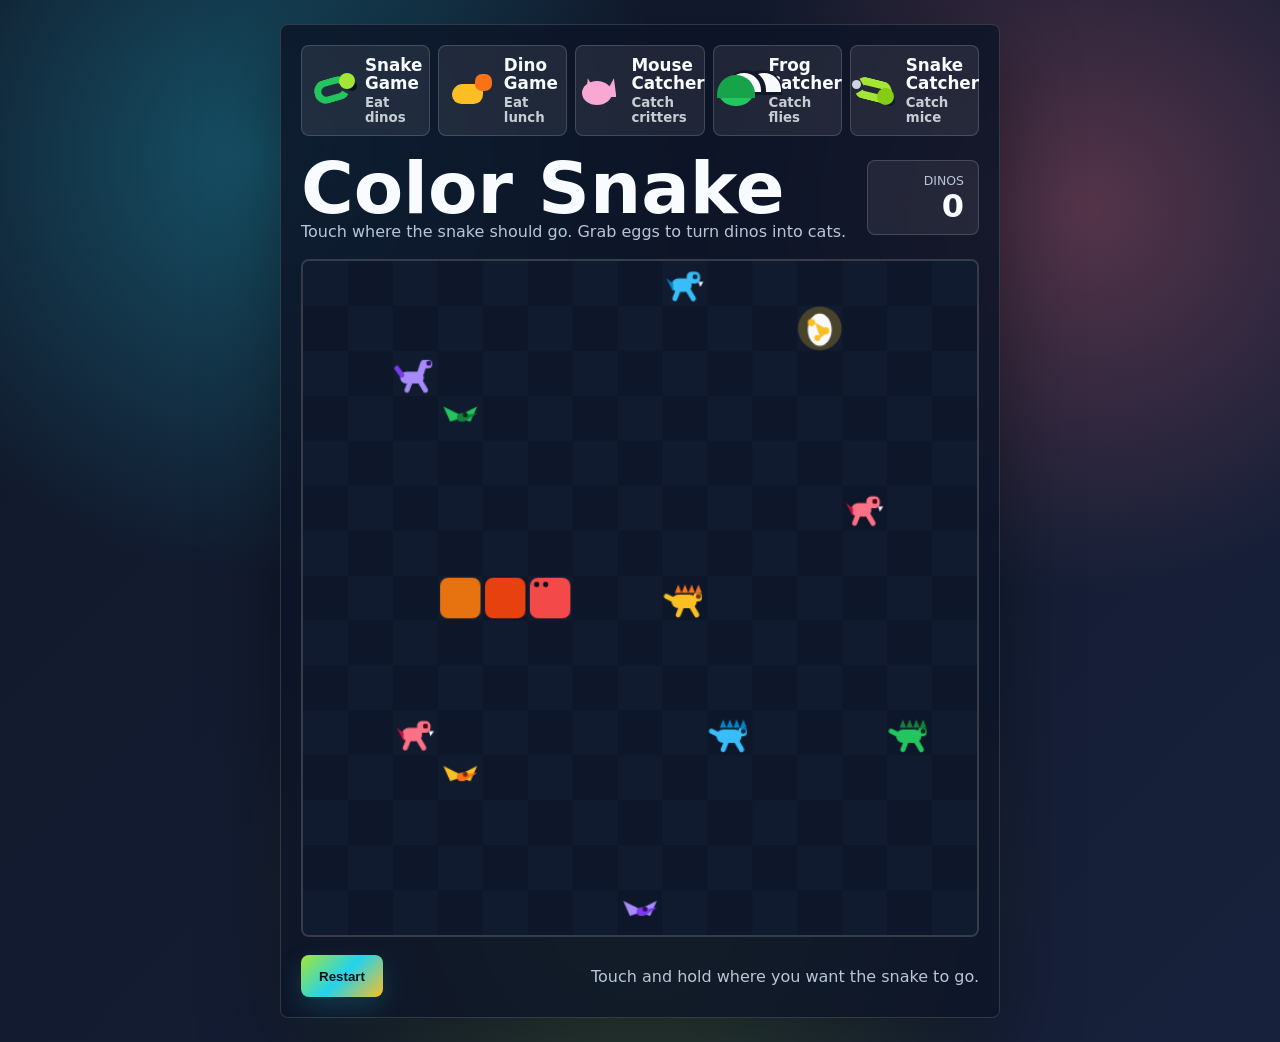
<file: index.html>
<!doctype html>
<html lang="en">
  <head>
    <meta charset="utf-8">
    <meta name="viewport" content="width=device-width, initial-scale=1">
    <title>Color Snake</title>
    <meta name="theme-color" content="#22d3ee">
    <meta name="mobile-web-app-capable" content="yes">
    <meta name="apple-mobile-web-app-capable" content="yes">
    <meta name="apple-mobile-web-app-title" content="Snake Game">
    <meta name="apple-mobile-web-app-status-bar-style" content="black-translucent">
    <link rel="icon" href="data:,">
    <link rel="manifest" href="/site.webmanifest">
    <link rel="apple-touch-icon" href="/icons/kiddo-games-180.png">
    <link rel="stylesheet" href="styles.css">
  </head>
  <body>
    <main class="shell">
      <section class="game-panel" aria-label="Snake game">
        <nav class="game-nav" aria-label="Games">
          <a class="game-link" href="/" aria-label="Play snake game">
            <span class="game-link-icon snake-icon"></span>
            <span>
              <strong>Snake Game</strong>
              <small>Eat dinos</small>
            </span>
          </a>
          <a class="game-link" href="/dino-runner/" aria-label="Play dinosaur lunch game">
            <span class="game-link-icon dino-launch-icon"></span>
            <span>
              <strong>Dino Game</strong>
              <small>Eat lunch</small>
            </span>
          </a>
          <a class="game-link" href="/cat-catcher/" aria-label="Play mouse catcher game">
            <span class="game-link-icon cat-launch-icon"></span>
            <span>
              <strong>Mouse Catcher</strong>
              <small>Catch critters</small>
            </span>
          </a>
          <a class="game-link" href="/frog-fly/" aria-label="Play frog catcher game">
            <span class="game-link-icon frog-launch-icon"></span>
            <span>
              <strong>Frog Catcher</strong>
              <small>Catch flies</small>
            </span>
          </a>
          <a class="game-link" href="/snake-catcher/" aria-label="Play snake catcher game">
            <span class="game-link-icon snake-catcher-icon"></span>
            <span>
              <strong>Snake Catcher</strong>
              <small>Catch mice</small>
            </span>
          </a>
        </nav>

        <div class="topbar">
          <div>
            <h1>Color Snake</h1>
            <p>Touch where the snake should go. Grab eggs to turn dinos into cats.</p>
          </div>
          <div class="scoreboard" aria-live="polite">
            <span>Dinos</span>
            <strong id="score">0</strong>
          </div>
        </div>

        <canvas id="game" width="600" height="600" aria-label="Snake board"></canvas>

        <div class="controls">
          <button id="restart" type="button">Restart</button>
          <p id="status">Touch and hold where you want the snake to go.</p>
        </div>
      </section>
    </main>

    <script src="game.js"></script>
  </body>
</html>
</file>
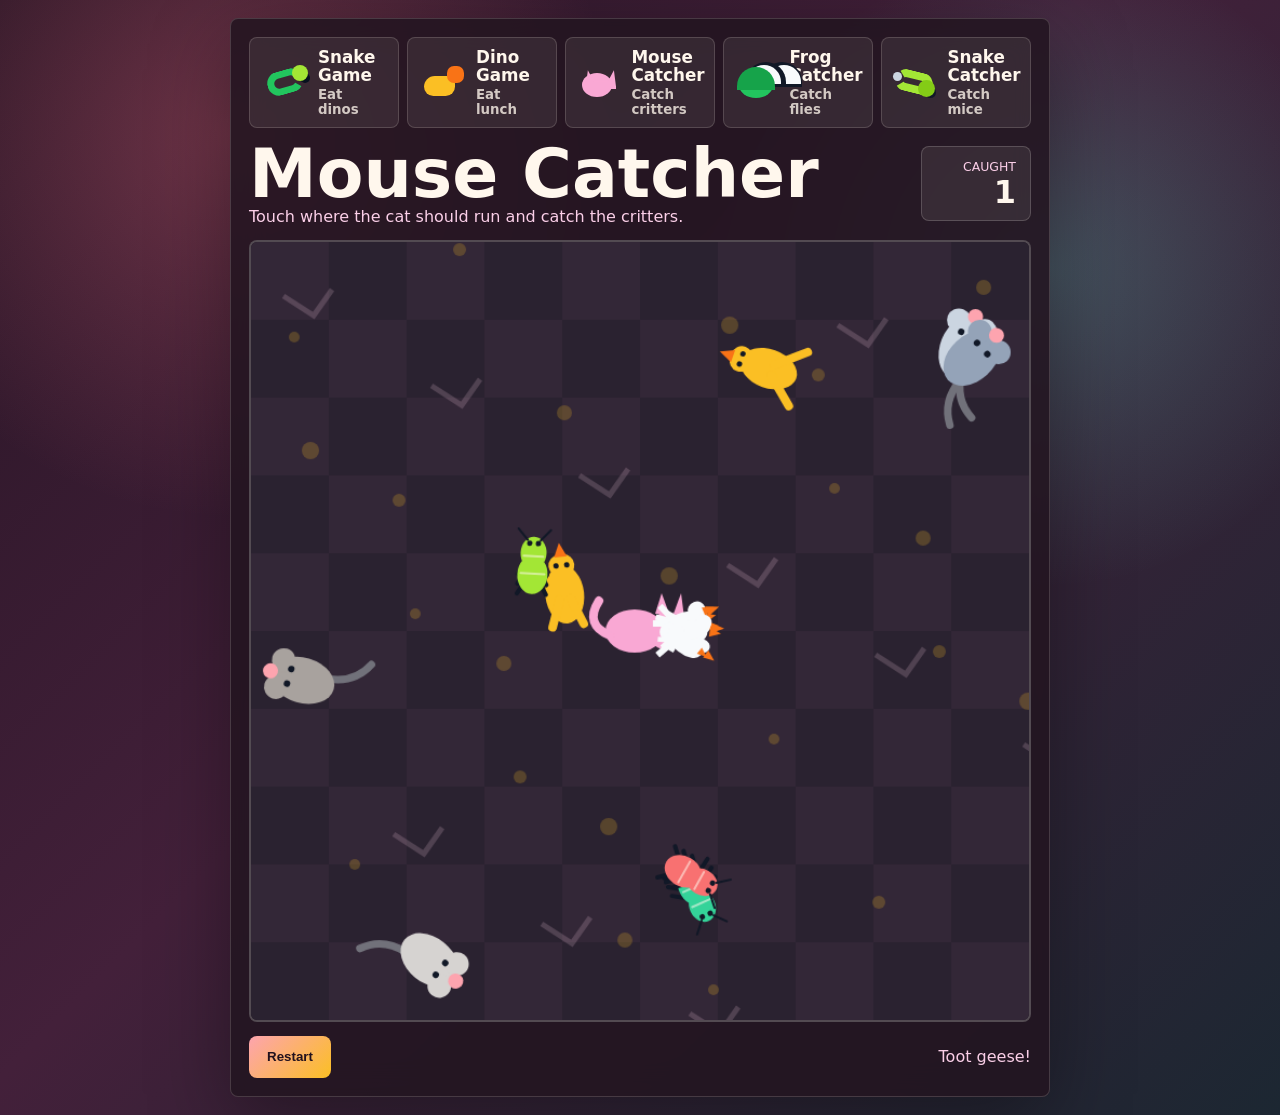
<file: cat-catcher/index.html>
<!doctype html>
<html lang="en">
  <head>
    <meta charset="utf-8">
    <meta name="viewport" content="width=device-width, initial-scale=1">
    <title>Mouse Catcher</title>
    <meta name="theme-color" content="#fb7185">
    <meta name="mobile-web-app-capable" content="yes">
    <meta name="apple-mobile-web-app-capable" content="yes">
    <meta name="apple-mobile-web-app-title" content="Mouse Catcher">
    <meta name="apple-mobile-web-app-status-bar-style" content="black-translucent">
    <link rel="icon" href="data:,">
    <link rel="manifest" href="/cat-catcher/site.webmanifest">
    <link rel="apple-touch-icon" href="/cat-catcher/icons/mouse-catcher-180.png">
    <link rel="stylesheet" href="styles.css">
  </head>
  <body>
    <main class="shell">
      <section class="game-panel" aria-label="Mouse Catcher game">
        <nav class="game-nav" aria-label="Games">
          <a class="game-link" href="/" aria-label="Play snake game">
            <span class="game-link-icon snake-icon"></span>
            <span>
              <strong>Snake Game</strong>
              <small>Eat dinos</small>
            </span>
          </a>
          <a class="game-link" href="/dino-runner/" aria-label="Play dinosaur lunch game">
            <span class="game-link-icon dino-launch-icon"></span>
            <span>
              <strong>Dino Game</strong>
              <small>Eat lunch</small>
            </span>
          </a>
          <a class="game-link" href="/cat-catcher/" aria-label="Play mouse catcher game">
            <span class="game-link-icon cat-launch-icon"></span>
            <span>
              <strong>Mouse Catcher</strong>
              <small>Catch critters</small>
            </span>
          </a>
          <a class="game-link" href="/frog-fly/" aria-label="Play frog catcher game">
            <span class="game-link-icon frog-launch-icon"></span>
            <span>
              <strong>Frog Catcher</strong>
              <small>Catch flies</small>
            </span>
          </a>
          <a class="game-link" href="/snake-catcher/" aria-label="Play snake catcher game">
            <span class="game-link-icon snake-catcher-icon"></span>
            <span>
              <strong>Snake Catcher</strong>
              <small>Catch mice</small>
            </span>
          </a>
        </nav>

        <div class="topbar">
          <div>
            <h1>Mouse Catcher</h1>
            <p>Touch where the cat should run and catch the critters.</p>
          </div>
          <div class="scoreboard" aria-live="polite">
            <span>Caught</span>
            <strong id="score">0</strong>
          </div>
        </div>

        <canvas id="game" width="720" height="720" aria-label="Cat game board"></canvas>

        <div class="controls">
          <button id="restart" type="button">Restart</button>
          <p id="status">Touch and hold where your cat should go.</p>
        </div>
      </section>
    </main>

    <script src="game.js"></script>
  </body>
</html>
</file>
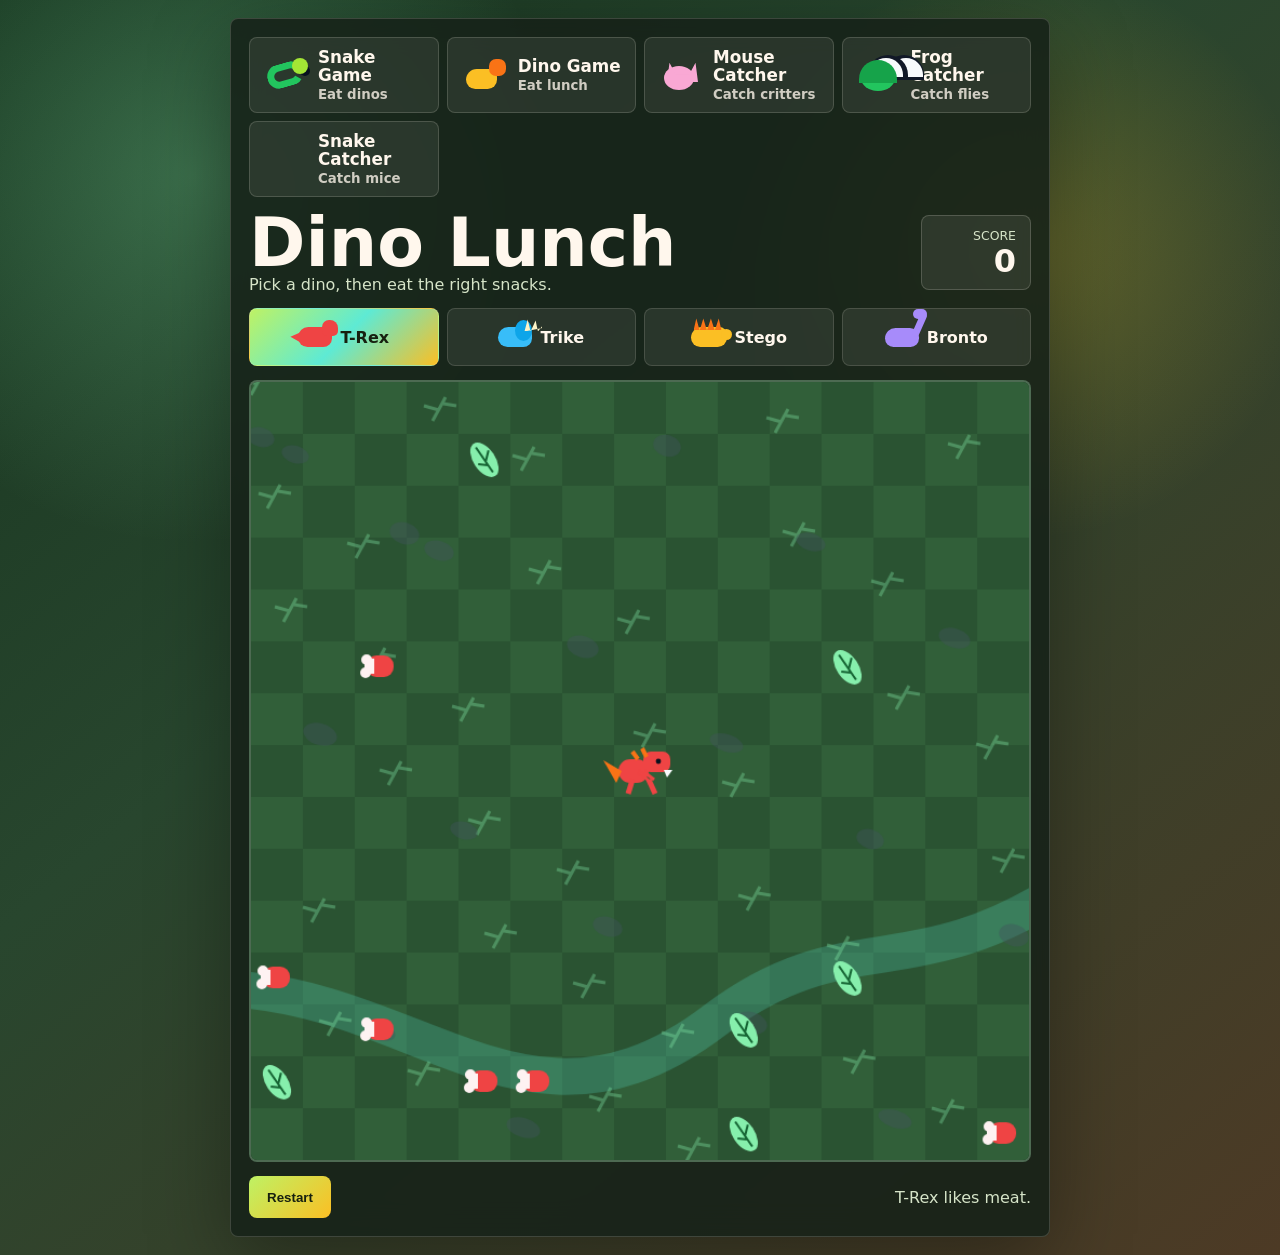
<file: dino-runner/index.html>
<!doctype html>
<html lang="en">
  <head>
    <meta charset="utf-8">
    <meta name="viewport" content="width=device-width, initial-scale=1">
    <title>Dino Lunch</title>
    <meta name="theme-color" content="#bef264">
    <meta name="mobile-web-app-capable" content="yes">
    <meta name="apple-mobile-web-app-capable" content="yes">
    <meta name="apple-mobile-web-app-title" content="Dino Lunch">
    <meta name="apple-mobile-web-app-status-bar-style" content="black-translucent">
    <link rel="icon" href="data:,">
    <link rel="manifest" href="/dino-runner/site.webmanifest">
    <link rel="apple-touch-icon" href="/dino-runner/icons/dino-lunch-180.png">
    <link rel="stylesheet" href="styles.css">
  </head>
  <body>
    <main class="shell">
      <section class="game-panel" aria-label="Dino Lunch game">
        <nav class="game-nav" aria-label="Games">
          <a class="game-link" href="/" aria-label="Play snake game">
            <span class="game-link-icon snake-icon"></span>
            <span>
              <strong>Snake Game</strong>
              <small>Eat dinos</small>
            </span>
          </a>
          <a class="game-link" href="/dino-runner/" aria-label="Play dinosaur lunch game">
            <span class="game-link-icon dino-launch-icon"></span>
            <span>
              <strong>Dino Game</strong>
              <small>Eat lunch</small>
            </span>
          </a>
          <a class="game-link" href="/cat-catcher/" aria-label="Play mouse catcher game">
            <span class="game-link-icon cat-launch-icon"></span>
            <span>
              <strong>Mouse Catcher</strong>
              <small>Catch critters</small>
            </span>
          </a>
          <a class="game-link" href="/frog-fly/" aria-label="Play frog catcher game">
            <span class="game-link-icon frog-launch-icon"></span>
            <span>
              <strong>Frog Catcher</strong>
              <small>Catch flies</small>
            </span>
          </a>
          <a class="game-link" href="/snake-catcher/" aria-label="Play snake catcher game">
            <span class="game-link-icon snake-catcher-icon"></span>
            <span>
              <strong>Snake Catcher</strong>
              <small>Catch mice</small>
            </span>
          </a>
        </nav>

        <div class="topbar">
          <div>
            <h1>Dino Lunch</h1>
            <p>Pick a dino, then eat the right snacks.</p>
          </div>
          <div class="scoreboard" aria-live="polite">
            <span>Score</span>
            <strong id="score">0</strong>
          </div>
        </div>

        <div class="dino-picker" aria-label="Choose dinosaur">
          <button class="dino-option active" type="button" data-dino="trex">
            <span class="dino-icon trex"></span>
            <span>T-Rex</span>
          </button>
          <button class="dino-option" type="button" data-dino="triceratops">
            <span class="dino-icon triceratops"></span>
            <span>Trike</span>
          </button>
          <button class="dino-option" type="button" data-dino="stegosaurus">
            <span class="dino-icon stegosaurus"></span>
            <span>Stego</span>
          </button>
          <button class="dino-option" type="button" data-dino="bronto">
            <span class="dino-icon bronto"></span>
            <span>Bronto</span>
          </button>
        </div>

        <canvas id="game" width="720" height="720" aria-label="Dino game board"></canvas>

        <div class="controls">
          <button id="restart" type="button">Restart</button>
          <p id="status">Touch and hold where your dino should go.</p>
        </div>
      </section>
    </main>

    <script src="game.js"></script>
  </body>
</html>
</file>
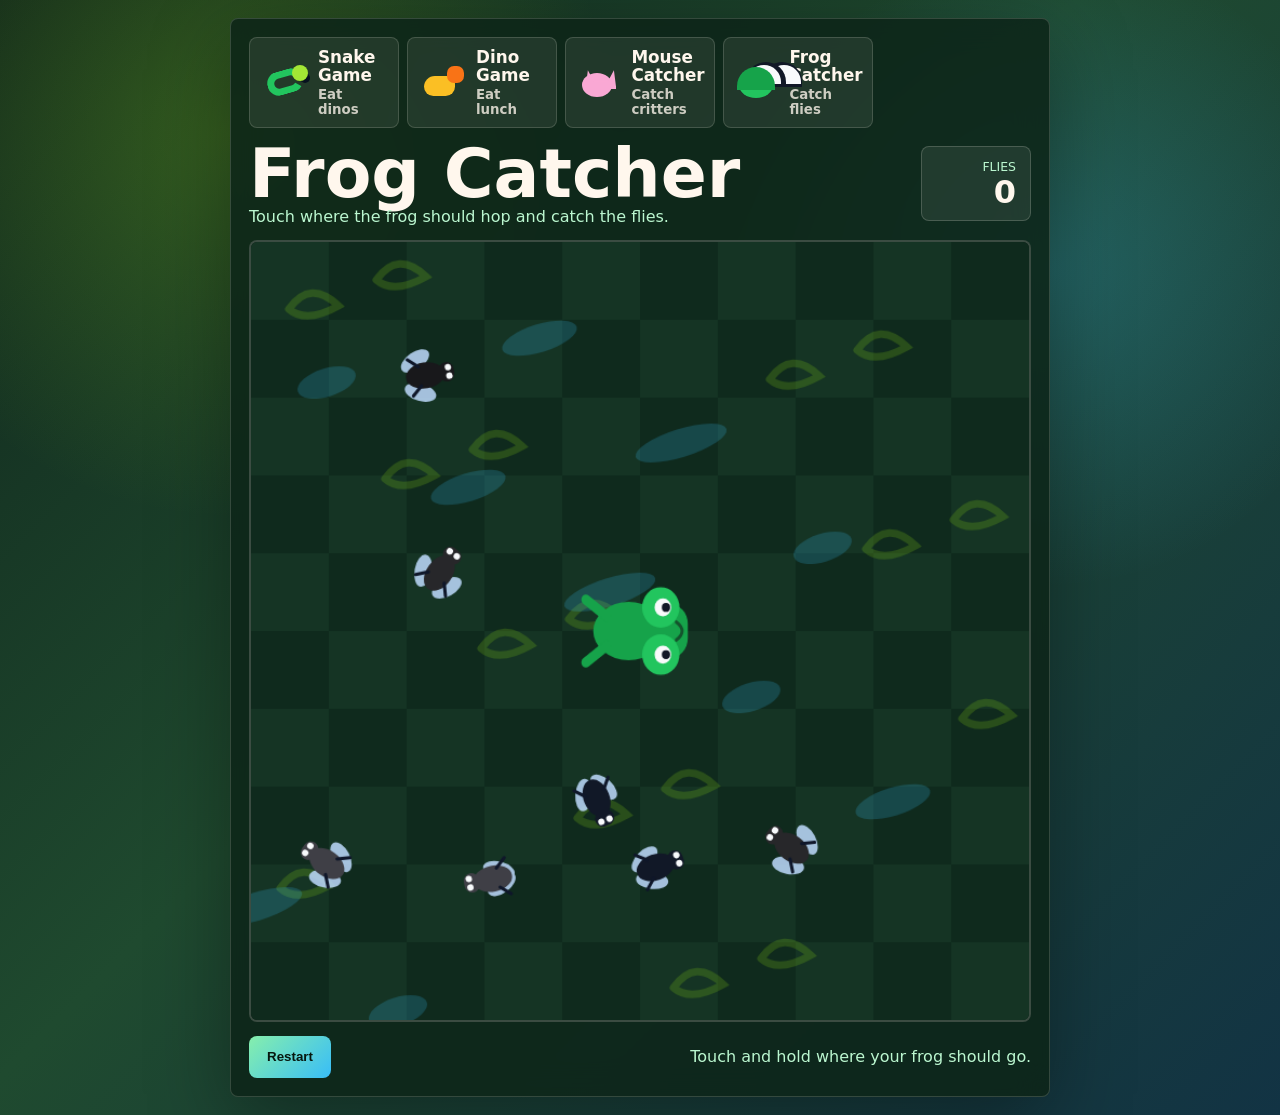
<file: frog-fly/index.html>
<!doctype html>
<html lang="en">
  <head>
    <meta charset="utf-8">
    <meta name="viewport" content="width=device-width, initial-scale=1">
    <title>Frog Catcher</title>
    <meta name="theme-color" content="#22c55e">
    <meta name="mobile-web-app-capable" content="yes">
    <meta name="apple-mobile-web-app-capable" content="yes">
    <meta name="apple-mobile-web-app-title" content="Frog Catcher">
    <meta name="apple-mobile-web-app-status-bar-style" content="black-translucent">
    <link rel="icon" href="data:,">
    <link rel="manifest" href="/frog-fly/site.webmanifest">
    <link rel="apple-touch-icon" href="/frog-fly/icons/frog-fly-180.png">
    <link rel="stylesheet" href="styles.css">
  </head>
  <body>
    <main class="shell">
      <section class="game-panel" aria-label="Frog Catcher game">
        <nav class="game-nav" aria-label="Games">
          <a class="game-link" href="/" aria-label="Play snake game">
            <span class="game-link-icon snake-icon"></span>
            <span>
              <strong>Snake Game</strong>
              <small>Eat dinos</small>
            </span>
          </a>
          <a class="game-link" href="/dino-runner/" aria-label="Play dinosaur lunch game">
            <span class="game-link-icon dino-launch-icon"></span>
            <span>
              <strong>Dino Game</strong>
              <small>Eat lunch</small>
            </span>
          </a>
          <a class="game-link" href="/cat-catcher/" aria-label="Play mouse catcher game">
            <span class="game-link-icon cat-launch-icon"></span>
            <span>
              <strong>Mouse Catcher</strong>
              <small>Catch critters</small>
            </span>
          </a>
          <a class="game-link" href="/frog-fly/" aria-label="Play frog catcher game">
            <span class="game-link-icon frog-launch-icon"></span>
            <span>
              <strong>Frog Catcher</strong>
              <small>Catch flies</small>
            </span>
          </a>
        </nav>

        <div class="topbar">
          <div>
            <h1>Frog Catcher</h1>
            <p>Touch where the frog should hop and catch the flies.</p>
          </div>
          <div class="scoreboard" aria-live="polite">
            <span>Flies</span>
            <strong id="score">0</strong>
          </div>
        </div>

        <canvas id="game" width="720" height="720" aria-label="Frog game board"></canvas>

        <div class="controls">
          <button id="restart" type="button">Restart</button>
          <p id="status">Touch and hold where your frog should go.</p>
        </div>
      </section>
    </main>

    <script src="game.js"></script>
  </body>
</html>
</file>
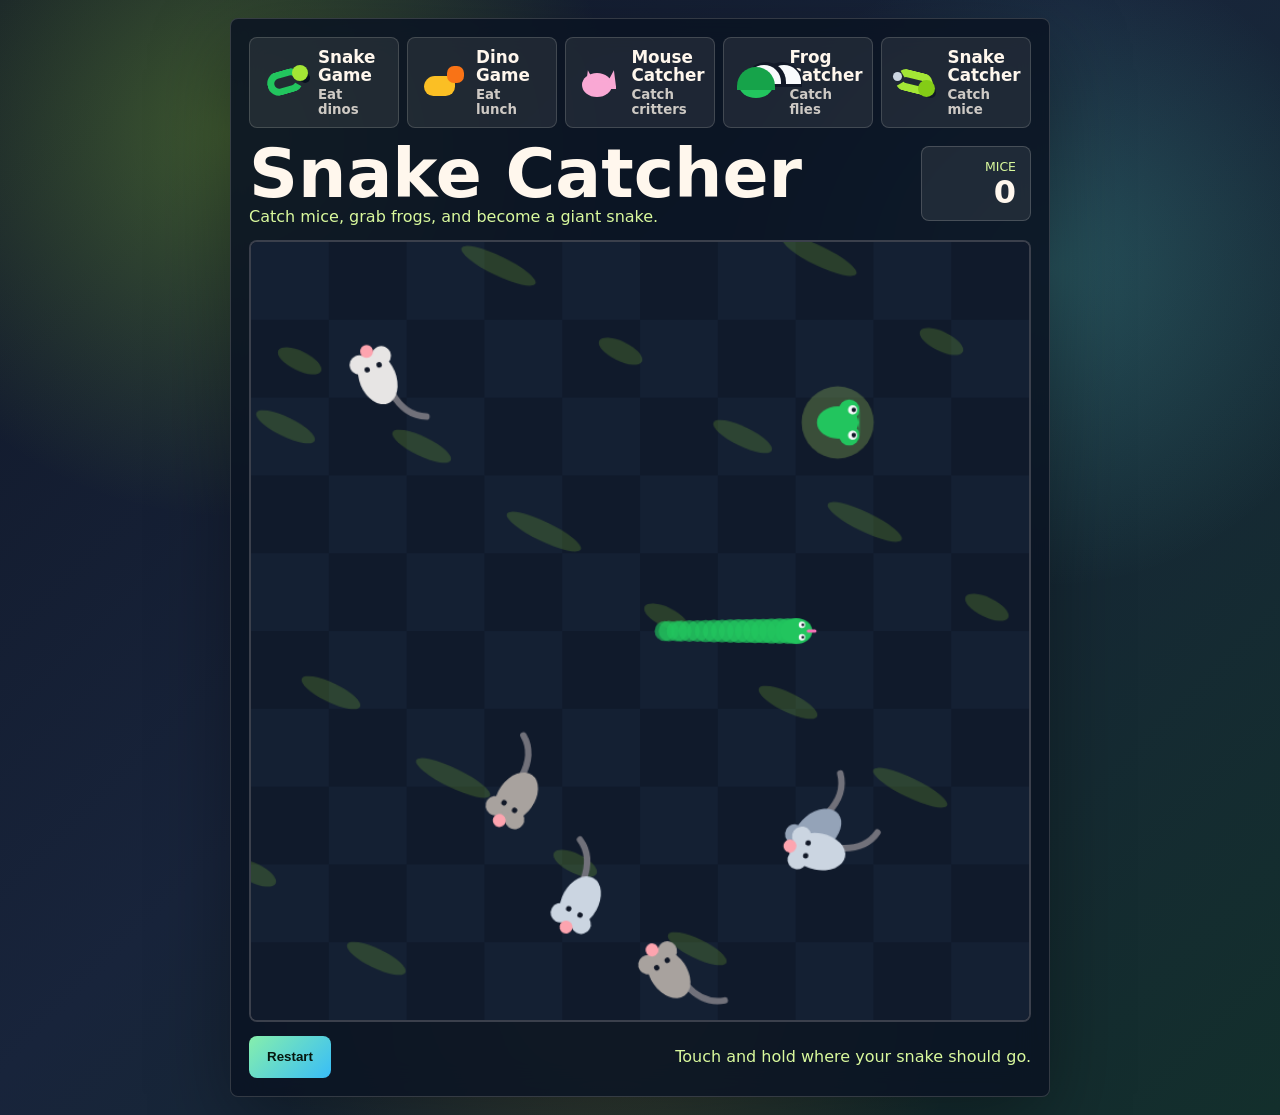
<file: snake-catcher/index.html>
<!doctype html>
<html lang="en">
  <head>
    <meta charset="utf-8">
    <meta name="viewport" content="width=device-width, initial-scale=1">
    <title>Snake Catcher</title>
    <meta name="theme-color" content="#a3e635">
    <meta name="mobile-web-app-capable" content="yes">
    <meta name="apple-mobile-web-app-capable" content="yes">
    <meta name="apple-mobile-web-app-title" content="Snake Catcher">
    <meta name="apple-mobile-web-app-status-bar-style" content="black-translucent">
    <link rel="icon" href="data:,">
    <link rel="manifest" href="/snake-catcher/site.webmanifest">
    <link rel="apple-touch-icon" href="/snake-catcher/icons/snake-catcher-180.png">
    <link rel="stylesheet" href="styles.css">
  </head>
  <body>
    <main class="shell">
      <section class="game-panel" aria-label="Snake Catcher game">
        <nav class="game-nav" aria-label="Games">
          <a class="game-link" href="/" aria-label="Play snake game">
            <span class="game-link-icon snake-icon"></span>
            <span>
              <strong>Snake Game</strong>
              <small>Eat dinos</small>
            </span>
          </a>
          <a class="game-link" href="/dino-runner/" aria-label="Play dinosaur lunch game">
            <span class="game-link-icon dino-launch-icon"></span>
            <span>
              <strong>Dino Game</strong>
              <small>Eat lunch</small>
            </span>
          </a>
          <a class="game-link" href="/cat-catcher/" aria-label="Play mouse catcher game">
            <span class="game-link-icon cat-launch-icon"></span>
            <span>
              <strong>Mouse Catcher</strong>
              <small>Catch critters</small>
            </span>
          </a>
          <a class="game-link" href="/frog-fly/" aria-label="Play frog catcher game">
            <span class="game-link-icon frog-launch-icon"></span>
            <span>
              <strong>Frog Catcher</strong>
              <small>Catch flies</small>
            </span>
          </a>
          <a class="game-link" href="/snake-catcher/" aria-label="Play snake catcher game">
            <span class="game-link-icon snake-catcher-icon"></span>
            <span>
              <strong>Snake Catcher</strong>
              <small>Catch mice</small>
            </span>
          </a>
        </nav>

        <div class="topbar">
          <div>
            <h1>Snake Catcher</h1>
            <p>Catch mice, grab frogs, and become a giant snake.</p>
          </div>
          <div class="scoreboard" aria-live="polite">
            <span>Mice</span>
            <strong id="score">0</strong>
          </div>
        </div>

        <canvas id="game" width="720" height="720" aria-label="Snake Catcher game board"></canvas>

        <div class="controls">
          <button id="restart" type="button">Restart</button>
          <p id="status">Touch and hold where your snake should go.</p>
        </div>
      </section>
    </main>

    <script src="game.js"></script>
  </body>
</html>
</file>
<file: styles.css>
:root {
  color-scheme: dark;
  --bg-a: #101728;
  --bg-b: #17213b;
  --panel: rgba(13, 20, 38, 0.82);
  --panel-border: rgba(255, 255, 255, 0.14);
  --text: #f8fbff;
  --muted: #b9c6d8;
  --cyan: #22d3ee;
  --lime: #a3e635;
  --pink: #fb7185;
  --amber: #fbbf24;
}

* {
  box-sizing: border-box;
}

html,
body {
  min-height: 100%;
}

body {
  margin: 0;
  font-family:
    Inter, ui-sans-serif, system-ui, -apple-system, BlinkMacSystemFont, "Segoe UI",
    sans-serif;
  color: var(--text);
  background:
    radial-gradient(circle at 20% 15%, rgba(34, 211, 238, 0.3), transparent 26rem),
    radial-gradient(circle at 85% 20%, rgba(251, 113, 133, 0.28), transparent 24rem),
    radial-gradient(circle at 50% 85%, rgba(163, 230, 53, 0.22), transparent 25rem),
    linear-gradient(135deg, var(--bg-a), var(--bg-b));
}

.shell {
  min-height: 100vh;
  display: grid;
  place-items: center;
  padding: 24px;
}

.game-panel {
  width: min(100%, 720px);
  display: grid;
  gap: 18px;
  padding: 20px;
  background: var(--panel);
  border: 1px solid var(--panel-border);
  border-radius: 8px;
  box-shadow: 0 24px 80px rgba(0, 0, 0, 0.38);
  backdrop-filter: blur(18px);
}

.game-nav {
  display: grid;
  grid-template-columns: repeat(5, minmax(0, 1fr));
  gap: 8px;
}

.game-link {
  min-height: 68px;
  display: flex;
  align-items: center;
  justify-content: center;
  gap: 10px;
  padding: 10px 12px;
  border: 1px solid rgba(255, 255, 255, 0.16);
  border-radius: 8px;
  color: var(--text);
  text-decoration: none;
  background: rgba(255, 255, 255, 0.08);
}

.game-link:hover,
.game-link:focus-visible {
  color: #07111f;
  background: linear-gradient(135deg, var(--lime), var(--cyan));
}

.game-link strong,
.game-link small {
  display: block;
}

.game-link strong {
  font-size: 1.05rem;
  line-height: 1.1;
}

.game-link small {
  margin-top: 2px;
  color: currentColor;
  opacity: 0.78;
  font-weight: 800;
}

.game-link-icon {
  width: 46px;
  height: 38px;
  position: relative;
  flex: 0 0 auto;
}

.snake-icon::before {
  content: "";
  position: absolute;
  inset: 7px 5px;
  border: 7px solid #22c55e;
  border-right-color: transparent;
  border-radius: 999px;
  transform: rotate(-16deg);
}

.snake-icon::after {
  content: "";
  width: 16px;
  height: 16px;
  position: absolute;
  right: 0;
  top: 2px;
  border-radius: 50%;
  background: #a3e635;
  box-shadow: 5px 5px 0 -3px #07111f;
}

.dino-launch-icon::before {
  content: "";
  width: 31px;
  height: 20px;
  position: absolute;
  left: 4px;
  bottom: 5px;
  border-radius: 14px 10px 12px 12px;
  background: #fbbf24;
}

.dino-launch-icon::after {
  content: "";
  width: 17px;
  height: 17px;
  position: absolute;
  right: 2px;
  top: 3px;
  border-radius: 7px;
  background: #f97316;
  box-shadow: -25px 15px 0 -6px #fbbf24;
}

.cat-launch-icon::before {
  content: "";
  width: 30px;
  height: 24px;
  position: absolute;
  left: 7px;
  bottom: 4px;
  border-radius: 50%;
  background: #f9a8d4;
}

.cat-launch-icon::after {
  content: "";
  width: 31px;
  height: 24px;
  position: absolute;
  left: 10px;
  top: 2px;
  background: #f9a8d4;
  clip-path: polygon(0 100%, 8% 20%, 28% 68%, 72% 68%, 92% 20%, 100% 100%);
}

.frog-launch-icon::before {
  content: "";
  width: 34px;
  height: 26px;
  position: absolute;
  left: 6px;
  bottom: 3px;
  border-radius: 50%;
  background: #22c55e;
}

.frog-launch-icon::after {
  content: "";
  width: 38px;
  height: 23px;
  position: absolute;
  left: 4px;
  top: 4px;
  border-radius: 999px 999px 14px 14px;
  background: #16a34a;
  box-shadow:
    8px -4px 0 -2px #f8fafc,
    10px -4px 0 1px #111827,
    28px -4px 0 -2px #f8fafc,
    26px -4px 0 1px #111827;
}

.snake-catcher-icon::before {
  content: "";
  position: absolute;
  inset: 8px 4px;
  border: 8px solid #a3e635;
  border-left-color: transparent;
  border-radius: 999px;
  transform: rotate(14deg);
}

.snake-catcher-icon::after {
  content: "";
  width: 17px;
  height: 17px;
  position: absolute;
  right: 2px;
  bottom: 4px;
  border-radius: 50%;
  background: #84cc16;
  box-shadow:
    4px 4px 0 -3px #111827,
    -29px -12px 0 -4px #cbd5e1;
}

.topbar,
.controls {
  display: flex;
  align-items: center;
  justify-content: space-between;
  gap: 16px;
}

h1,
p {
  margin: 0;
}

h1 {
  font-size: clamp(2rem, 7vw, 4.5rem);
  line-height: 0.95;
}

.topbar p,
.controls p {
  color: var(--muted);
}

.scoreboard {
  min-width: 112px;
  display: grid;
  justify-items: end;
  gap: 2px;
  padding: 12px 14px;
  border: 1px solid rgba(255, 255, 255, 0.16);
  border-radius: 8px;
  background: rgba(255, 255, 255, 0.07);
}

.scoreboard span {
  color: var(--muted);
  font-size: 0.78rem;
  text-transform: uppercase;
}

.scoreboard strong {
  font-size: 2rem;
  line-height: 1;
}

canvas {
  width: 100%;
  aspect-ratio: 1;
  display: block;
  touch-action: none;
  user-select: none;
  border-radius: 8px;
  border: 2px solid rgba(255, 255, 255, 0.18);
  background: #0b1220;
  box-shadow: inset 0 0 42px rgba(34, 211, 238, 0.12);
}

button {
  min-height: 42px;
  padding: 0 18px;
  border: 0;
  border-radius: 8px;
  color: #07111f;
  font-weight: 800;
  cursor: pointer;
  background: linear-gradient(135deg, var(--lime), var(--cyan), var(--amber));
  box-shadow: 0 10px 26px rgba(34, 211, 238, 0.18);
}

button:focus-visible {
  outline: 3px solid rgba(251, 191, 36, 0.8);
  outline-offset: 3px;
}

@media (max-width: 560px) {
  .shell {
    padding: 12px;
  }

  .game-panel {
    padding: 14px;
  }

  .topbar,
  .controls {
    align-items: stretch;
    flex-direction: column;
  }

  .scoreboard {
    justify-items: start;
  }

  .game-nav {
    grid-template-columns: 1fr;
  }
}
</file>
<file: cat-catcher/styles.css>
:root {
  color-scheme: dark;
  --panel: rgba(35, 21, 32, 0.88);
  --text: #fff7ed;
  --muted: #fbcfe8;
  --pink: #fb7185;
  --mint: #5eead4;
  --gold: #fbbf24;
}

* {
  box-sizing: border-box;
}

html,
body {
  min-height: 100%;
}

body {
  margin: 0;
  font-family:
    Inter, ui-sans-serif, system-ui, -apple-system, BlinkMacSystemFont, "Segoe UI",
    sans-serif;
  color: var(--text);
  background:
    radial-gradient(circle at 18% 12%, rgba(251, 113, 133, 0.3), transparent 24rem),
    radial-gradient(circle at 82% 24%, rgba(94, 234, 212, 0.24), transparent 20rem),
    linear-gradient(135deg, #281525, #43203a 45%, #1c2732);
}

.shell {
  min-height: 100vh;
  display: grid;
  place-items: center;
  padding: 18px;
}

.game-panel {
  width: min(100%, 820px);
  display: grid;
  gap: 14px;
  padding: 18px;
  border: 1px solid rgba(255, 247, 237, 0.16);
  border-radius: 8px;
  background: var(--panel);
  box-shadow: 0 24px 80px rgba(0, 0, 0, 0.34);
  backdrop-filter: blur(16px);
}

.game-nav {
  display: grid;
  grid-template-columns: repeat(5, minmax(0, 1fr));
  gap: 8px;
}

.game-link {
  min-height: 68px;
  display: flex;
  align-items: center;
  justify-content: center;
  gap: 10px;
  padding: 10px 12px;
  border: 1px solid rgba(255, 247, 237, 0.16);
  border-radius: 8px;
  color: var(--text);
  text-decoration: none;
  background: rgba(255, 247, 237, 0.08);
}

.game-link:hover,
.game-link:focus-visible {
  color: #22111e;
  background: linear-gradient(135deg, #fda4af, #5eead4);
}

.game-link strong,
.game-link small {
  display: block;
}

.game-link strong {
  font-size: 1.05rem;
  line-height: 1.1;
}

.game-link small {
  margin-top: 2px;
  color: currentColor;
  opacity: 0.78;
  font-weight: 800;
}

.game-link-icon {
  width: 46px;
  height: 38px;
  position: relative;
  flex: 0 0 auto;
}

.snake-icon::before {
  content: "";
  position: absolute;
  inset: 7px 5px;
  border: 7px solid #22c55e;
  border-right-color: transparent;
  border-radius: 999px;
  transform: rotate(-16deg);
}

.snake-icon::after {
  content: "";
  width: 16px;
  height: 16px;
  position: absolute;
  right: 0;
  top: 2px;
  border-radius: 50%;
  background: #a3e635;
  box-shadow: 5px 5px 0 -3px #07111f;
}

.dino-launch-icon::before {
  content: "";
  width: 31px;
  height: 20px;
  position: absolute;
  left: 4px;
  bottom: 5px;
  border-radius: 14px 10px 12px 12px;
  background: #fbbf24;
}

.dino-launch-icon::after {
  content: "";
  width: 17px;
  height: 17px;
  position: absolute;
  right: 2px;
  top: 3px;
  border-radius: 7px;
  background: #f97316;
  box-shadow: -25px 15px 0 -6px #fbbf24;
}

.cat-launch-icon::before {
  content: "";
  width: 30px;
  height: 24px;
  position: absolute;
  left: 7px;
  bottom: 4px;
  border-radius: 50%;
  background: #f9a8d4;
}

.cat-launch-icon::after {
  content: "";
  width: 31px;
  height: 24px;
  position: absolute;
  left: 10px;
  top: 2px;
  background: #f9a8d4;
  clip-path: polygon(0 100%, 8% 20%, 28% 68%, 72% 68%, 92% 20%, 100% 100%);
}

.frog-launch-icon::before {
  content: "";
  width: 34px;
  height: 26px;
  position: absolute;
  left: 6px;
  bottom: 3px;
  border-radius: 50%;
  background: #22c55e;
}

.frog-launch-icon::after {
  content: "";
  width: 38px;
  height: 23px;
  position: absolute;
  left: 4px;
  top: 4px;
  border-radius: 999px 999px 14px 14px;
  background: #16a34a;
  box-shadow:
    8px -4px 0 -2px #f8fafc,
    10px -4px 0 1px #111827,
    28px -4px 0 -2px #f8fafc,
    26px -4px 0 1px #111827;
}

.snake-catcher-icon::before {
  content: "";
  position: absolute;
  inset: 8px 4px;
  border: 8px solid #a3e635;
  border-left-color: transparent;
  border-radius: 999px;
  transform: rotate(14deg);
}

.snake-catcher-icon::after {
  content: "";
  width: 17px;
  height: 17px;
  position: absolute;
  right: 2px;
  bottom: 4px;
  border-radius: 50%;
  background: #84cc16;
  box-shadow:
    4px 4px 0 -3px #111827,
    -29px -12px 0 -4px #cbd5e1;
}

.topbar,
.controls {
  display: flex;
  align-items: center;
  justify-content: space-between;
  gap: 16px;
}

h1,
p {
  margin: 0;
}

h1 {
  font-size: clamp(2rem, 7vw, 4.25rem);
  line-height: 0.95;
}

.topbar p,
.controls p {
  color: var(--muted);
}

.scoreboard {
  min-width: 110px;
  display: grid;
  justify-items: end;
  gap: 2px;
  padding: 12px 14px;
  border: 1px solid rgba(255, 247, 237, 0.18);
  border-radius: 8px;
  background: rgba(255, 247, 237, 0.08);
}

.scoreboard span {
  color: var(--muted);
  font-size: 0.78rem;
  text-transform: uppercase;
}

.scoreboard strong {
  font-size: 2rem;
  line-height: 1;
}

canvas {
  width: 100%;
  aspect-ratio: 1;
  display: block;
  border: 2px solid rgba(255, 247, 237, 0.18);
  border-radius: 8px;
  background: #2d2430;
  touch-action: none;
  user-select: none;
  box-shadow: inset 0 0 50px rgba(10, 8, 14, 0.38);
}

button {
  min-height: 42px;
  padding: 0 18px;
  border: 0;
  border-radius: 8px;
  color: #22111e;
  font-weight: 900;
  cursor: pointer;
  background: linear-gradient(135deg, #fda4af, #fbbf24);
}

button:focus-visible {
  outline: 3px solid rgba(94, 234, 212, 0.85);
  outline-offset: 3px;
}

@media (max-width: 680px) {
  .shell {
    padding: 10px;
  }

  .game-panel {
    padding: 12px;
  }

  .topbar,
  .controls {
    align-items: stretch;
    flex-direction: column;
  }

  .scoreboard {
    justify-items: start;
  }

  .game-nav {
    grid-template-columns: 1fr;
  }
}
</file>
<file: dino-runner/styles.css>
:root {
  color-scheme: dark;
  --leaf: #86efac;
  --fern: #22c55e;
  --mud: #594025;
  --stone: #40545b;
  --sky: #c4f1e1;
  --panel: rgba(22, 34, 24, 0.88);
  --text: #fff7ed;
  --muted: #d6e4c8;
  --amber: #fbbf24;
}

* {
  box-sizing: border-box;
}

html,
body {
  min-height: 100%;
}

body {
  margin: 0;
  font-family:
    Inter, ui-sans-serif, system-ui, -apple-system, BlinkMacSystemFont, "Segoe UI",
    sans-serif;
  color: var(--text);
  background:
    radial-gradient(circle at 15% 14%, rgba(134, 239, 172, 0.28), transparent 23rem),
    radial-gradient(circle at 80% 20%, rgba(251, 191, 36, 0.25), transparent 18rem),
    linear-gradient(140deg, #17351f 0%, #28462e 40%, #4d3a25 100%);
}

.shell {
  min-height: 100vh;
  display: grid;
  place-items: center;
  padding: 18px;
}

.game-panel {
  width: min(100%, 820px);
  display: grid;
  gap: 14px;
  padding: 18px;
  border: 1px solid rgba(255, 247, 237, 0.16);
  border-radius: 8px;
  background: var(--panel);
  box-shadow: 0 24px 80px rgba(0, 0, 0, 0.34);
  backdrop-filter: blur(16px);
}

.game-nav {
  display: grid;
  grid-template-columns: repeat(4, minmax(0, 1fr));
  gap: 8px;
}

.game-link {
  min-height: 68px;
  display: flex;
  align-items: center;
  justify-content: center;
  gap: 10px;
  padding: 10px 12px;
  border: 1px solid rgba(255, 247, 237, 0.16);
  border-radius: 8px;
  color: var(--text);
  text-decoration: none;
  background: rgba(255, 247, 237, 0.08);
}

.game-link:hover,
.game-link:focus-visible {
  color: #17200f;
  background: linear-gradient(135deg, #bef264, #5eead4);
}

.game-link strong,
.game-link small {
  display: block;
}

.game-link strong {
  font-size: 1.05rem;
  line-height: 1.1;
}

.game-link small {
  margin-top: 2px;
  color: currentColor;
  opacity: 0.78;
  font-weight: 800;
}

.game-link-icon {
  width: 46px;
  height: 38px;
  position: relative;
  flex: 0 0 auto;
}

.snake-icon::before {
  content: "";
  position: absolute;
  inset: 7px 5px;
  border: 7px solid #22c55e;
  border-right-color: transparent;
  border-radius: 999px;
  transform: rotate(-16deg);
}

.snake-icon::after {
  content: "";
  width: 16px;
  height: 16px;
  position: absolute;
  right: 0;
  top: 2px;
  border-radius: 50%;
  background: #a3e635;
  box-shadow: 5px 5px 0 -3px #07111f;
}

.dino-launch-icon::before {
  content: "";
  width: 31px;
  height: 20px;
  position: absolute;
  left: 4px;
  bottom: 5px;
  border-radius: 14px 10px 12px 12px;
  background: #fbbf24;
}

.dino-launch-icon::after {
  content: "";
  width: 17px;
  height: 17px;
  position: absolute;
  right: 2px;
  top: 3px;
  border-radius: 7px;
  background: #f97316;
  box-shadow: -25px 15px 0 -6px #fbbf24;
}

.cat-launch-icon::before {
  content: "";
  width: 30px;
  height: 24px;
  position: absolute;
  left: 7px;
  bottom: 4px;
  border-radius: 50%;
  background: #f9a8d4;
}

.cat-launch-icon::after {
  content: "";
  width: 31px;
  height: 24px;
  position: absolute;
  left: 10px;
  top: 2px;
  background: #f9a8d4;
  clip-path: polygon(0 100%, 8% 20%, 28% 68%, 72% 68%, 92% 20%, 100% 100%);
}

.frog-launch-icon::before {
  content: "";
  width: 34px;
  height: 26px;
  position: absolute;
  left: 6px;
  bottom: 3px;
  border-radius: 50%;
  background: #22c55e;
}

.frog-launch-icon::after {
  content: "";
  width: 38px;
  height: 23px;
  position: absolute;
  left: 4px;
  top: 4px;
  border-radius: 999px 999px 14px 14px;
  background: #16a34a;
  box-shadow:
    8px -4px 0 -2px #f8fafc,
    10px -4px 0 1px #111827,
    28px -4px 0 -2px #f8fafc,
    26px -4px 0 1px #111827;
}

.topbar,
.controls {
  display: flex;
  align-items: center;
  justify-content: space-between;
  gap: 16px;
}

.control-buttons {
  display: flex;
  flex-wrap: wrap;
  gap: 8px;
}

h1,
p {
  margin: 0;
}

h1 {
  font-size: clamp(2rem, 7vw, 4.25rem);
  line-height: 0.95;
}

.topbar p,
.controls p {
  color: var(--muted);
}

.scoreboard {
  min-width: 110px;
  display: grid;
  justify-items: end;
  gap: 2px;
  padding: 12px 14px;
  border: 1px solid rgba(255, 247, 237, 0.18);
  border-radius: 8px;
  background: rgba(255, 247, 237, 0.08);
}

.scoreboard span {
  color: var(--muted);
  font-size: 0.78rem;
  text-transform: uppercase;
}

.scoreboard strong {
  font-size: 2rem;
  line-height: 1;
}

.dino-picker {
  display: grid;
  grid-template-columns: repeat(4, minmax(0, 1fr));
  gap: 8px;
}

.dino-option {
  min-height: 58px;
  display: flex;
  align-items: center;
  justify-content: center;
  gap: 8px;
  padding: 8px 10px;
  border: 1px solid rgba(255, 247, 237, 0.14);
  border-radius: 8px;
  color: var(--text);
  font: inherit;
  font-weight: 800;
  background: rgba(255, 247, 237, 0.08);
  cursor: pointer;
}

.dino-option.active {
  color: #17200f;
  background: linear-gradient(135deg, #bef264, #5eead4, #fbbf24);
}

.dino-icon {
  width: 34px;
  height: 26px;
  display: inline-block;
  border-radius: 50% 45% 45% 40%;
  background: #22c55e;
  position: relative;
  flex: 0 0 auto;
}

.dino-icon::before {
  content: "";
  position: absolute;
}

.dino-icon::after {
  content: "";
  position: absolute;
}

.dino-icon.trex {
  width: 34px;
  height: 20px;
  border-radius: 13px 9px 11px 12px;
  background: #ef4444;
}

.dino-icon.trex::before {
  width: 16px;
  height: 16px;
  position: absolute;
  right: -6px;
  top: -7px;
  border-radius: 7px 8px 5px 5px;
  background: inherit;
}

.dino-icon.trex::after {
  width: 12px;
  height: 12px;
  left: -8px;
  top: 4px;
  clip-path: polygon(100% 0, 0 45%, 100% 100%);
  background: inherit;
}

.dino-icon.triceratops {
  width: 34px;
  height: 20px;
  border-radius: 13px 10px 11px 12px;
  background: #38bdf8;
}

.dino-icon.triceratops::before {
  width: 17px;
  height: 21px;
  right: 0;
  top: -7px;
  border-radius: 50%;
  background: #0ea5e9;
}

.dino-icon.triceratops::after {
  width: 18px;
  height: 12px;
  right: -10px;
  top: -8px;
  background: #fef3c7;
  clip-path: polygon(0 100%, 18% 0, 34% 100%, 62% 8%, 75% 100%, 100% 52%, 100% 72%);
}

.dino-icon.stegosaurus {
  width: 36px;
  height: 20px;
  border-radius: 14px 10px 12px 12px;
  background: #fbbf24;
}

.dino-icon.stegosaurus::before {
  width: 28px;
  height: 13px;
  left: 3px;
  top: -10px;
  background: #f97316;
  clip-path: polygon(0 100%, 10% 8%, 22% 100%, 35% 8%, 48% 100%, 62% 8%, 76% 100%, 90% 8%, 100% 100%);
}

.dino-icon.stegosaurus::after {
  width: 11px;
  height: 11px;
  right: -5px;
  top: 2px;
  border-radius: 50%;
  background: inherit;
}

.dino-icon.bronto {
  width: 34px;
  height: 19px;
  border-radius: 15px 13px 12px 12px;
  background: #a78bfa;
}

.dino-icon.bronto::before {
  width: 7px;
  height: 25px;
  right: 1px;
  top: -17px;
  border-radius: 8px;
  background: inherit;
  transform: rotate(24deg);
  transform-origin: bottom center;
}

.dino-icon.bronto::after {
  width: 14px;
  height: 10px;
  right: -8px;
  top: -19px;
  border-radius: 8px;
  background: inherit;
}

canvas {
  width: 100%;
  aspect-ratio: 1;
  display: block;
  border: 2px solid rgba(255, 247, 237, 0.18);
  border-radius: 8px;
  background: #264a2f;
  touch-action: none;
  user-select: none;
  box-shadow: inset 0 0 50px rgba(12, 24, 14, 0.38);
}

button {
  min-height: 42px;
  padding: 0 18px;
  border: 0;
  border-radius: 8px;
  color: #17200f;
  font-weight: 900;
  cursor: pointer;
  background: linear-gradient(135deg, #bef264, #fbbf24);
}

button:focus-visible {
  outline: 3px solid rgba(94, 234, 212, 0.85);
  outline-offset: 3px;
}

@media (max-width: 620px) {
  .shell {
    padding: 10px;
  }

  .game-panel {
    padding: 12px;
  }

  .topbar,
  .controls {
    align-items: stretch;
    flex-direction: column;
  }

  .scoreboard {
    justify-items: start;
  }

  .dino-picker {
    grid-template-columns: repeat(2, minmax(0, 1fr));
  }

  .game-nav {
    grid-template-columns: 1fr;
  }
}
</file>
<file: frog-fly/styles.css>
:root {
  color-scheme: dark;
  --panel: rgba(13, 37, 25, 0.88);
  --text: #fff7ed;
  --muted: #bbf7d0;
  --pink: #22c55e;
  --mint: #5eead4;
  --gold: #fbbf24;
}

* {
  box-sizing: border-box;
}

html,
body {
  min-height: 100%;
}

body {
  margin: 0;
  font-family:
    Inter, ui-sans-serif, system-ui, -apple-system, BlinkMacSystemFont, "Segoe UI",
    sans-serif;
  color: var(--text);
  background:
    radial-gradient(circle at 18% 12%, rgba(132, 204, 22, 0.28), transparent 24rem),
    radial-gradient(circle at 82% 24%, rgba(56, 189, 248, 0.24), transparent 20rem),
    linear-gradient(135deg, #10261c, #1f4a2f 45%, #123344);
}

.shell {
  min-height: 100vh;
  display: grid;
  place-items: center;
  padding: 18px;
}

.game-panel {
  width: min(100%, 820px);
  display: grid;
  gap: 14px;
  padding: 18px;
  border: 1px solid rgba(255, 247, 237, 0.16);
  border-radius: 8px;
  background: var(--panel);
  box-shadow: 0 24px 80px rgba(0, 0, 0, 0.34);
  backdrop-filter: blur(16px);
}

.game-nav {
  display: grid;
  grid-template-columns: repeat(5, minmax(0, 1fr));
  gap: 8px;
}

.game-link {
  min-height: 68px;
  display: flex;
  align-items: center;
  justify-content: center;
  gap: 10px;
  padding: 10px 12px;
  border: 1px solid rgba(255, 247, 237, 0.16);
  border-radius: 8px;
  color: var(--text);
  text-decoration: none;
  background: rgba(255, 247, 237, 0.08);
}

.game-link:hover,
.game-link:focus-visible {
  color: #07170e;
  background: linear-gradient(135deg, #86efac, #38bdf8);
}

.game-link strong,
.game-link small {
  display: block;
}

.game-link strong {
  font-size: 1.05rem;
  line-height: 1.1;
}

.game-link small {
  margin-top: 2px;
  color: currentColor;
  opacity: 0.78;
  font-weight: 800;
}

.game-link-icon {
  width: 46px;
  height: 38px;
  position: relative;
  flex: 0 0 auto;
}

.snake-icon::before {
  content: "";
  position: absolute;
  inset: 7px 5px;
  border: 7px solid #22c55e;
  border-right-color: transparent;
  border-radius: 999px;
  transform: rotate(-16deg);
}

.snake-icon::after {
  content: "";
  width: 16px;
  height: 16px;
  position: absolute;
  right: 0;
  top: 2px;
  border-radius: 50%;
  background: #a3e635;
  box-shadow: 5px 5px 0 -3px #07111f;
}

.dino-launch-icon::before {
  content: "";
  width: 31px;
  height: 20px;
  position: absolute;
  left: 4px;
  bottom: 5px;
  border-radius: 14px 10px 12px 12px;
  background: #fbbf24;
}

.dino-launch-icon::after {
  content: "";
  width: 17px;
  height: 17px;
  position: absolute;
  right: 2px;
  top: 3px;
  border-radius: 7px;
  background: #f97316;
  box-shadow: -25px 15px 0 -6px #fbbf24;
}

.cat-launch-icon::before {
  content: "";
  width: 30px;
  height: 24px;
  position: absolute;
  left: 7px;
  bottom: 4px;
  border-radius: 50%;
  background: #f9a8d4;
}

.cat-launch-icon::after {
  content: "";
  width: 31px;
  height: 24px;
  position: absolute;
  left: 10px;
  top: 2px;
  background: #f9a8d4;
  clip-path: polygon(0 100%, 8% 20%, 28% 68%, 72% 68%, 92% 20%, 100% 100%);
}

.frog-launch-icon::before {
  content: "";
  width: 34px;
  height: 26px;
  position: absolute;
  left: 6px;
  bottom: 3px;
  border-radius: 50%;
  background: #22c55e;
}

.frog-launch-icon::after {
  content: "";
  width: 38px;
  height: 23px;
  position: absolute;
  left: 4px;
  top: 4px;
  border-radius: 999px 999px 14px 14px;
  background: #16a34a;
  box-shadow:
    8px -4px 0 -2px #f8fafc,
    10px -4px 0 1px #111827,
    28px -4px 0 -2px #f8fafc,
    26px -4px 0 1px #111827;
}

.snake-catcher-icon::before {
  content: "";
  position: absolute;
  inset: 8px 4px;
  border: 8px solid #a3e635;
  border-left-color: transparent;
  border-radius: 999px;
  transform: rotate(14deg);
}

.snake-catcher-icon::after {
  content: "";
  width: 17px;
  height: 17px;
  position: absolute;
  right: 2px;
  bottom: 4px;
  border-radius: 50%;
  background: #84cc16;
  box-shadow:
    4px 4px 0 -3px #111827,
    -29px -12px 0 -4px #cbd5e1;
}

.topbar,
.controls {
  display: flex;
  align-items: center;
  justify-content: space-between;
  gap: 16px;
}

h1,
p {
  margin: 0;
}

h1 {
  font-size: clamp(2rem, 7vw, 4.25rem);
  line-height: 0.95;
}

.topbar p,
.controls p {
  color: var(--muted);
}

.scoreboard {
  min-width: 110px;
  display: grid;
  justify-items: end;
  gap: 2px;
  padding: 12px 14px;
  border: 1px solid rgba(255, 247, 237, 0.18);
  border-radius: 8px;
  background: rgba(255, 247, 237, 0.08);
}

.scoreboard span {
  color: var(--muted);
  font-size: 0.78rem;
  text-transform: uppercase;
}

.scoreboard strong {
  font-size: 2rem;
  line-height: 1;
}

canvas {
  width: 100%;
  aspect-ratio: 1;
  display: block;
  border: 2px solid rgba(255, 247, 237, 0.18);
  border-radius: 8px;
  background: #10261c;
  touch-action: none;
  user-select: none;
  box-shadow: inset 0 0 50px rgba(10, 8, 14, 0.38);
}

button {
  min-height: 42px;
  padding: 0 18px;
  border: 0;
  border-radius: 8px;
  color: #07170e;
  font-weight: 900;
  cursor: pointer;
  background: linear-gradient(135deg, #86efac, #38bdf8);
}

button:focus-visible {
  outline: 3px solid rgba(94, 234, 212, 0.85);
  outline-offset: 3px;
}

@media (max-width: 680px) {
  .shell {
    padding: 10px;
  }

  .game-panel {
    padding: 12px;
  }

  .topbar,
  .controls {
    align-items: stretch;
    flex-direction: column;
  }

  .scoreboard {
    justify-items: start;
  }

  .game-nav {
    grid-template-columns: 1fr;
  }
}
</file>
<file: snake-catcher/styles.css>
:root {
  color-scheme: dark;
  --panel: rgba(11, 20, 35, 0.88);
  --text: #fff7ed;
  --muted: #d9f99d;
  --pink: #a3e635;
  --mint: #5eead4;
  --gold: #fbbf24;
}

* {
  box-sizing: border-box;
}

html,
body {
  min-height: 100%;
}

body {
  margin: 0;
  font-family:
    Inter, ui-sans-serif, system-ui, -apple-system, BlinkMacSystemFont, "Segoe UI",
    sans-serif;
  color: var(--text);
  background:
    radial-gradient(circle at 18% 12%, rgba(163, 230, 53, 0.3), transparent 24rem),
    radial-gradient(circle at 82% 24%, rgba(94, 234, 212, 0.22), transparent 20rem),
    radial-gradient(circle at 48% 88%, rgba(251, 191, 36, 0.16), transparent 22rem),
    linear-gradient(135deg, #101728, #18243b 45%, #132f2c);
}

.shell {
  min-height: 100vh;
  display: grid;
  place-items: center;
  padding: 18px;
}

.game-panel {
  width: min(100%, 820px);
  display: grid;
  gap: 14px;
  padding: 18px;
  border: 1px solid rgba(255, 247, 237, 0.16);
  border-radius: 8px;
  background: var(--panel);
  box-shadow: 0 24px 80px rgba(0, 0, 0, 0.34);
  backdrop-filter: blur(16px);
}

.game-nav {
  display: grid;
  grid-template-columns: repeat(5, minmax(0, 1fr));
  gap: 8px;
}

.game-link {
  min-height: 68px;
  display: flex;
  align-items: center;
  justify-content: center;
  gap: 10px;
  padding: 10px 12px;
  border: 1px solid rgba(255, 247, 237, 0.16);
  border-radius: 8px;
  color: var(--text);
  text-decoration: none;
  background: rgba(255, 247, 237, 0.08);
}

.game-link:hover,
.game-link:focus-visible {
  color: #07170e;
  background: linear-gradient(135deg, #86efac, #38bdf8);
}

.game-link strong,
.game-link small {
  display: block;
}

.game-link strong {
  font-size: 1.05rem;
  line-height: 1.1;
}

.game-link small {
  margin-top: 2px;
  color: currentColor;
  opacity: 0.78;
  font-weight: 800;
}

.game-link-icon {
  width: 46px;
  height: 38px;
  position: relative;
  flex: 0 0 auto;
}

.snake-icon::before {
  content: "";
  position: absolute;
  inset: 7px 5px;
  border: 7px solid #22c55e;
  border-right-color: transparent;
  border-radius: 999px;
  transform: rotate(-16deg);
}

.snake-icon::after {
  content: "";
  width: 16px;
  height: 16px;
  position: absolute;
  right: 0;
  top: 2px;
  border-radius: 50%;
  background: #a3e635;
  box-shadow: 5px 5px 0 -3px #07111f;
}

.dino-launch-icon::before {
  content: "";
  width: 31px;
  height: 20px;
  position: absolute;
  left: 4px;
  bottom: 5px;
  border-radius: 14px 10px 12px 12px;
  background: #fbbf24;
}

.dino-launch-icon::after {
  content: "";
  width: 17px;
  height: 17px;
  position: absolute;
  right: 2px;
  top: 3px;
  border-radius: 7px;
  background: #f97316;
  box-shadow: -25px 15px 0 -6px #fbbf24;
}

.cat-launch-icon::before {
  content: "";
  width: 30px;
  height: 24px;
  position: absolute;
  left: 7px;
  bottom: 4px;
  border-radius: 50%;
  background: #f9a8d4;
}

.cat-launch-icon::after {
  content: "";
  width: 31px;
  height: 24px;
  position: absolute;
  left: 10px;
  top: 2px;
  background: #f9a8d4;
  clip-path: polygon(0 100%, 8% 20%, 28% 68%, 72% 68%, 92% 20%, 100% 100%);
}

.frog-launch-icon::before {
  content: "";
  width: 34px;
  height: 26px;
  position: absolute;
  left: 6px;
  bottom: 3px;
  border-radius: 50%;
  background: #22c55e;
}

.frog-launch-icon::after {
  content: "";
  width: 38px;
  height: 23px;
  position: absolute;
  left: 4px;
  top: 4px;
  border-radius: 999px 999px 14px 14px;
  background: #16a34a;
  box-shadow:
    8px -4px 0 -2px #f8fafc,
    10px -4px 0 1px #111827,
    28px -4px 0 -2px #f8fafc,
    26px -4px 0 1px #111827;
}

.snake-catcher-icon::before {
  content: "";
  position: absolute;
  inset: 8px 4px;
  border: 8px solid #a3e635;
  border-left-color: transparent;
  border-radius: 999px;
  transform: rotate(14deg);
}

.snake-catcher-icon::after {
  content: "";
  width: 17px;
  height: 17px;
  position: absolute;
  right: 2px;
  bottom: 4px;
  border-radius: 50%;
  background: #84cc16;
  box-shadow:
    4px 4px 0 -3px #111827,
    -29px -12px 0 -4px #cbd5e1;
}

.topbar,
.controls {
  display: flex;
  align-items: center;
  justify-content: space-between;
  gap: 16px;
}

h1,
p {
  margin: 0;
}

h1 {
  font-size: clamp(2rem, 7vw, 4.25rem);
  line-height: 0.95;
}

.topbar p,
.controls p {
  color: var(--muted);
}

.scoreboard {
  min-width: 110px;
  display: grid;
  justify-items: end;
  gap: 2px;
  padding: 12px 14px;
  border: 1px solid rgba(255, 247, 237, 0.18);
  border-radius: 8px;
  background: rgba(255, 247, 237, 0.08);
}

.scoreboard span {
  color: var(--muted);
  font-size: 0.78rem;
  text-transform: uppercase;
}

.scoreboard strong {
  font-size: 2rem;
  line-height: 1;
}

canvas {
  width: 100%;
  aspect-ratio: 1;
  display: block;
  border: 2px solid rgba(255, 247, 237, 0.18);
  border-radius: 8px;
  background: #101728;
  touch-action: none;
  user-select: none;
  box-shadow: inset 0 0 50px rgba(10, 8, 14, 0.38);
}

button {
  min-height: 42px;
  padding: 0 18px;
  border: 0;
  border-radius: 8px;
  color: #07170e;
  font-weight: 900;
  cursor: pointer;
  background: linear-gradient(135deg, #86efac, #38bdf8);
}

button:focus-visible {
  outline: 3px solid rgba(94, 234, 212, 0.85);
  outline-offset: 3px;
}

@media (max-width: 680px) {
  .shell {
    padding: 10px;
  }

  .game-panel {
    padding: 12px;
  }

  .topbar,
  .controls {
    align-items: stretch;
    flex-direction: column;
  }

  .scoreboard {
    justify-items: start;
  }

  .game-nav {
    grid-template-columns: 1fr;
  }
}
</file>
